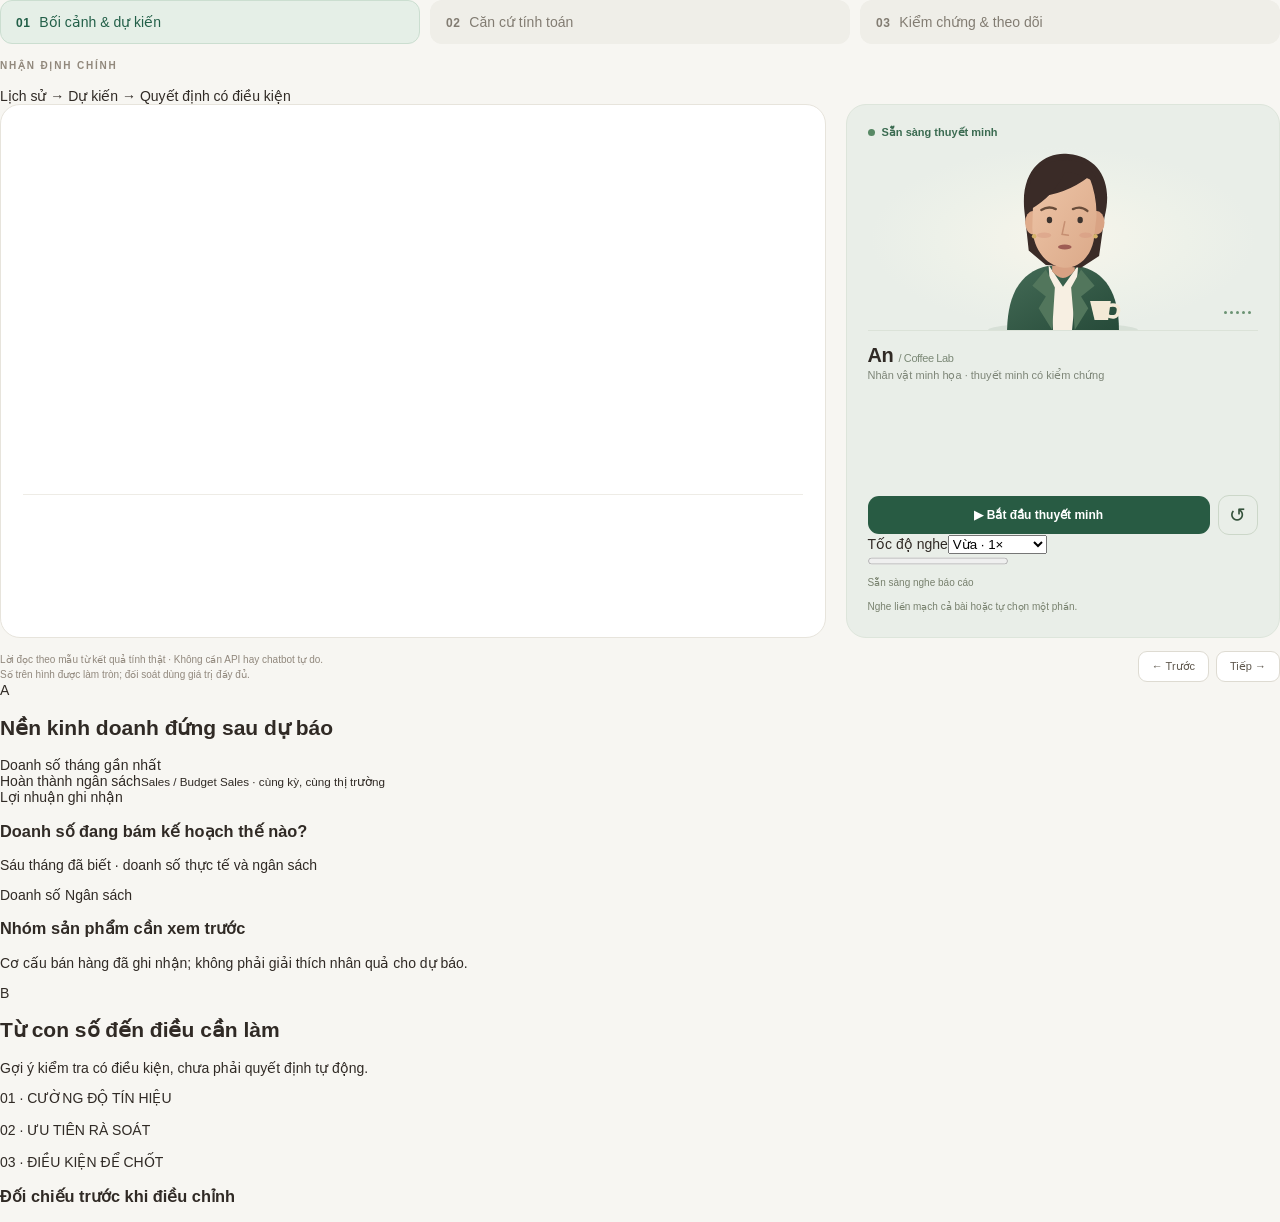
<file: apps/forecast_demo/presenter.html>
<!doctype html>
<html lang="vi">
<head><meta charset="utf-8"><meta name="viewport" content="width=device-width,initial-scale=1">
<style>
*{box-sizing:border-box}body{margin:0;color:#302a25;font:14px 'Segoe UI',Arial,sans-serif;background:#f7f6f2}button{font:inherit;cursor:pointer}button:disabled{opacity:.4;cursor:default}.steps{display:flex;gap:10px;margin:0 0 16px}.step{flex:1;text-align:left;background:#efeee8;border:1px solid transparent;border-radius:12px;padding:13px 15px;color:#827c72;transition:all .2s}.step strong{font-size:12px;letter-spacing:.5px;margin-right:9px}.step.active{background:#e5efe7;color:#225f48;border-color:#cbded0}.step.done{color:#4d735b}.layout{display:grid;grid-template-columns:minmax(0,1.9fr) minmax(280px,1fr);gap:20px}.chart-card{background:white;border:1px solid #e7e4dc;border-radius:20px;padding:24px 22px 18px;min-width:0}.eyebrow{font-size:10px;font-weight:700;letter-spacing:1.8px;color:#91887c;text-transform:uppercase}.chart-card h2{font-size:23px;line-height:1.25;letter-spacing:-.6px;margin:9px 0 4px;font-weight:650}.chart-sub{color:#827b71;font-size:12px;min-height:20px;line-height:1.5}#chart{height:333px;margin:3px -6px 0}.insight{border-top:1px solid #eeece6;padding-top:13px;line-height:1.6;color:#5d574e;min-height:58px;font-size:12px}.presenter{position:relative;border-radius:20px;background:#e9eee8;border:1px solid #dde5db;padding:21px;display:flex;flex-direction:column;overflow:hidden}.presence{display:flex;align-items:center;gap:7px;font-size:11px;color:#3b6b51;font-weight:600}.dot{width:7px;height:7px;flex:0 0 7px;border-radius:50%;background:#588965}.portrait{height:185px;position:relative;display:flex;justify-content:center;align-items:end;margin:7px 0 0;background:radial-gradient(ellipse at center,#f7f5eb 0%,#edf1e9 45%,transparent 70%);border-bottom:1px solid #dbe2d8}.portrait svg{height:185px;width:210px}.speaker-name{font-size:20px;margin:13px 0 2px;font-weight:650;letter-spacing:-.4px}.speaker-role{color:#7d8577;font-size:11px}.caption{font-size:12px;color:#4d584b;line-height:1.8;margin-top:13px;max-height:115px;overflow:auto;scrollbar-width:thin;flex:1;min-height:86px}.transport{display:flex;gap:8px;align-items:center;margin-top:14px}.primary{border:none;color:#fff;background:#285b43;border-radius:11px;padding:12px 14px;font-size:12px;font-weight:600;flex:1}.primary:hover{background:#1d4935}.round{border:1px solid #ccd7c9;background:transparent;border-radius:11px;width:40px;height:40px;color:#35523b;font-size:20px}.play-state{font-size:10px;color:#78816e;margin-top:9px;min-height:15px}.foot{display:flex;align-items:center;justify-content:space-between;margin-top:13px;gap:12px}.foot-note{font-size:10px;line-height:1.5;color:#91887d}.nav{display:flex;gap:7px;flex-shrink:0}.nav button{background:#fff;border:1px solid #dedbd2;border-radius:9px;padding:8px 13px;color:#5f584e;font-size:11px}.reveal{margin-top:10px;display:none}.reveal button{background:#fbf6ec;border:1px solid #ead7ad;color:#8b6428;padding:9px 13px;border-radius:9px;font-size:11px}.actual{margin-top:9px;background:#fbf7ef;border-radius:10px;padding:12px;font-size:12px;line-height:1.7;color:#775a30}.speaking .dot{animation:pulse .9s infinite}.speaking #mouth{animation:talk .28s infinite alternate;transform-box:fill-box;transform-origin:center}.eyes{transform-box:fill-box;transform-origin:center;animation:blink 5s infinite}.wave{display:flex;gap:3px;height:15px;align-items:center;position:absolute;bottom:10px;right:7px}.wave span{display:block;background:#6b9373;width:3px;height:3px;border-radius:2px}.speaking .wave span{animation:wave .6s infinite alternate}.wave span:nth-child(2){animation-delay:.15s}.wave span:nth-child(3){animation-delay:.3s}.wave span:nth-child(4){animation-delay:.05s}.wave span:nth-child(5){animation-delay:.25s}@keyframes talk{from{transform:scaleY(.65)}to{transform:scaleY(2.3)}}@keyframes blink{0%,43%,47%,100%{transform:scaleY(1)}45%{transform:scaleY(.08)}}@keyframes pulse{50%{box-shadow:0 0 0 4px #58896522}}@keyframes wave{to{height:15px}}@media(max-width:850px){.layout{grid-template-columns:1fr}.presenter{min-height:490px}.step{font-size:11px;padding:10px}.chart-card{padding:18px 14px}.foot{align-items:flex-start}.portrait{height:160px}.portrait svg{height:160px}}
</style><style>__REPORT_CSS__</style>
<script>__PLOTLY_JS__</script></head>
<body>
<div class="steps" role="tablist" aria-label="Ba phần thuyết minh">
 <button class="step active" data-stage="0" role="tab"><strong>01</strong>Bối cảnh & dự kiến</button>
 <button class="step" data-stage="1" role="tab"><strong>02</strong>Căn cứ tính toán</button>
 <button class="step" data-stage="2" role="tab"><strong>03</strong>Kiểm chứng & theo dõi</button>
</div>
<section class="brief"><div><div class="eyebrow">NHẬN ĐỊNH CHÍNH</div><h2 id="brief-title"></h2><p id="brief-text"></p></div><div class="brief-badge">Lịch sử → Dự kiến → Quyết định có điều kiện</div></section>
<div class="layout">
 <section class="chart-card">
  <div class="eyebrow" id="eyebrow"></div><h2 id="chart-title"></h2>
  <div class="chart-sub" id="chart-sub"></div><div id="chart" role="img" aria-label="Biểu đồ dự báo"></div>
  <div id="formula" class="formula" hidden></div>
  <div class="insight" id="insight"></div>
  <div class="reveal" id="reveal"><button id="reveal-button">Mở số thực tế để đối chiếu ↗</button><div id="actual"></div></div>
 </section>
 <aside class="presenter" id="presenter">
  <div class="presence"><span class="dot"></span><span id="presence-text">Sẵn sàng thuyết minh</span></div>
  <div class="portrait">
   <svg viewBox="0 0 220 205" xmlns="http://www.w3.org/2000/svg" aria-label="An, nhân vật minh họa" role="img">
    <defs><linearGradient id="coat" x1="0" y1="0" x2="1" y2="1"><stop stop-color="#446b56"/><stop offset="1" stop-color="#264a39"/></linearGradient><linearGradient id="skin" x1="0" y1="0" x2="1" y2="1"><stop stop-color="#edc4a6"/><stop offset="1" stop-color="#dba989"/></linearGradient></defs>
    <ellipse cx="110" cy="205" rx="83" ry="8" fill="#31583d18"/>
    <path d="M48 205c1-43 17-65 45-71h34c30 6 45 30 45 71" fill="url(#coat)"/>
    <path d="M94 133l16 24 17-24-7 72H99z" fill="#f7efe2"/>
    <path d="M91 138l-15 18 15 12-8 13 15 24 3-47zM130 138l15 18-15 12 8 13-15 24-4-47z" fill="#52765c"/>
    <path d="M98 118v22q12 15 25-1v-22" fill="#d8a183"/>
    <path d="M67 71c-4-47 26-64 49-61 34 3 50 32 40 70l-6 43-20 13-39-3-19-16z" fill="#3a2b27"/>
    <ellipse cx="77" cy="86" rx="9" ry="13" fill="#dfac8c"/><ellipse cx="147" cy="86" rx="9" ry="13" fill="#d9a384"/>
    <path d="M77 58q35-2 62-23 9 23 8 45l-3 26c-5 22-20 31-33 30-21-2-34-22-35-44z" fill="url(#skin)"/>
    <path d="M73 72q-8-55 40-55 28-1 36 26-24-13-37-13-12 27-39 42z" fill="#3a2b27"/>
    <path d="M86 72q8-5 16-1M121 71q9-4 16 2" fill="none" stroke="#684c3a" stroke-width="2.7" stroke-linecap="round"/>
    <g class="eyes"><ellipse cx="95" cy="83" rx="3" ry="3.6" fill="#3c332e"/><ellipse cx="129" cy="83" rx="3" ry="3.6" fill="#3c332e"/></g>
    <path d="M112 85l-3 14 7 1" fill="none" stroke="#c68f72" stroke-width="1.7" stroke-linecap="round"/>
    <ellipse id="mouth" cx="112" cy="113" rx="7.5" ry="2.7" fill="#9f5c54"/>
    <ellipse cx="89" cy="100" rx="8" ry="3" fill="#d2927c" opacity=".4"/><ellipse cx="135" cy="100" rx="7" ry="3" fill="#d2927c" opacity=".4"/>
    <circle cx="78" cy="101" r="2.5" fill="#d5b36a"/><circle cx="146" cy="101" r="2.5" fill="#d5b36a"/>
    <path d="M145 194h15l3-21h-23z" fill="#f3e9d6"/><path d="M160 178q14-3 11 8-2 7-12 3" fill="none" stroke="#f3e9d6" stroke-width="4"/>
   </svg>
   <div class="wave" aria-hidden="true"><span></span><span></span><span></span><span></span><span></span></div>
  </div>
  <div class="speaker-name">An <span style="font-size:11px;font-weight:400;color:#7b8876">/ Coffee Lab</span></div>
  <div class="speaker-role">Nhân vật minh họa · thuyết minh có kiểm chứng</div>
  <div class="caption" id="caption" aria-live="polite"></div>
  <div class="transport"><button class="primary" id="play">▶ Bắt đầu thuyết minh</button><button class="round" id="replay" title="Phát lại phần này" aria-label="Phát lại phần này">↺</button></div>
  <div class="voice-options"><label for="speed">Tốc độ nghe</label><select id="speed"><option value="0.9">Chậm · 0,9×</option><option value="1" selected>Vừa · 1×</option><option value="1.1">Nhanh · 1,1×</option></select></div>
  <progress id="audio-progress" value="0" max="100" aria-label="Tiến độ thuyết minh"></progress><div id="audio-time" class="play-state">Sẵn sàng nghe báo cáo</div>
  <div class="play-state" id="play-state">Nghe liền mạch cả bài hoặc tự chọn một phần.</div>
 </aside>
</div>
<div class="foot"><div class="foot-note">Lời đọc theo mẫu từ kết quả tính thật · Không cần API hay chatbot tự do.<br>Số trên hình được làm tròn; đối soát dùng giá trị đầy đủ.</div><div class="nav"><button id="prev">← Trước</button><button id="next">Tiếp →</button></div></div>
<section class="report-section research-section" id="research-section" hidden>
 <div class="section-heading"><span class="section-no">R</span><div><h2>Vì sao nhóm giữ phương pháp này?</h2><p id="research-summary"></p></div></div>
 <div class="evidence-card"><h3>Bảy cấu hình, cùng 24 dự báo validation</h3><p>Màu xanh là cấu hình được chọn; MAE thấp hơn tốt hơn. Vòng mở rộng sử dụng test đã được xem trước.</p><div id="research-chart" role="img" aria-label="Xếp hạng bảy cấu hình trên validation"></div></div>
</section>
<section class="report-section">
 <div class="section-heading"><span class="section-no">A</span><div><h2>Nền kinh doanh đứng sau dự báo</h2><p id="context-period"></p></div></div>
 <div class="context-kpis"><div><span>Doanh số tháng gần nhất</span><strong id="known-sales"></strong><small id="known-change"></small></div><div><span>Hoàn thành ngân sách</span><strong id="known-budget"></strong><small>Sales / Budget Sales · cùng kỳ, cùng thị trường</small></div><div><span>Lợi nhuận ghi nhận</span><strong id="known-profit"></strong><small id="known-margin"></small></div></div>
 <div class="evidence-grid"><article class="evidence-card"><h3>Doanh số đang bám kế hoạch thế nào?</h3><p>Sáu tháng đã biết · doanh số thực tế và ngân sách</p><div id="budget-chart" aria-label="Doanh số và ngân sách sáu tháng"></div><div class="legend"><i class="blue"></i>Doanh số <i class="gold"></i>Ngân sách</div></article><article class="evidence-card"><h3>Nhóm sản phẩm cần xem trước</h3><p id="product-period"></p><div id="product-chart" aria-label="Năm sản phẩm doanh số cao nhất"></div><p class="data-note">Cơ cấu bán hàng đã ghi nhận; không phải giải thích nhân quả cho dự báo.</p></article></div>
</section>
<section class="report-section decision-section"><div class="section-heading"><span class="section-no">B</span><div><h2>Từ con số đến điều cần làm</h2><p>Gợi ý kiểm tra có điều kiện, chưa phải quyết định tự động.</p></div></div><div class="decision-grid"><article><span>01 · CƯỜNG ĐỘ TÍN HIỆU</span><h3 id="signal-title"></h3><p id="signal-text"></p></article><article><span>02 · ƯU TIÊN RÀ SOÁT</span><h3 id="priority-title"></h3><p id="priority-text"></p></article><article><span>03 · ĐIỀU KIỆN ĐỂ CHỐT</span><h3>Đối chiếu trước khi điều chỉnh</h3><p id="decision-text"></p></article></div></section>
<script>
const D=__DATA_JSON__, C=D.case, E=C.explanation;
const fmt=(x,n=1)=>new Intl.NumberFormat('vi-VN',{maximumFractionDigits:n}).format(x);
const month=s=>s.slice(5,7)+'/'+s.slice(0,4);
const $=id=>document.getElementById(id);
let stage=0,playing=false,finished=false;
const player=new Audio();player.preload='auto';
const titles=['Từ kết quả đã biết, nhìn sang tháng tới.','Vì sao mô hình đưa ra con số này?','Tín hiệu này đủ mạnh để đổi kế hoạch chưa?'];
const layoutBase={paper_bgcolor:'transparent',plot_bgcolor:'transparent',font:{family:'Times New Roman, Times, serif',color:'#304862',size:17},margin:{l:74,r:28,t:35,b:52},height:370,showlegend:false,xaxis:{showgrid:false,zeroline:false,linecolor:'#b7c7d8',tickfont:{size:16}},yaxis:{gridcolor:'#e4eaf1',zeroline:false,tickfont:{size:16},title:{text:'Sales · đơn vị nguồn',font:{size:16}},fixedrange:false}};
const config={displayModeBar:false,responsive:true,locale:'en'};
function draw(){
 let traces,layout=JSON.parse(JSON.stringify(layoutBase));
 const story=C.story;
 $('formula').hidden=true;$('formula').textContent='';
 $('eyebrow').textContent=`PHẦN 0${stage+1} / 03 · ${C.market.toUpperCase()}`;
 $('chart-title').textContent=titles[stage];
 $('caption').textContent=C.chapters[stage].text;
 $('audio-progress').value=0;$('audio-time').textContent=`Phần ${stage+1} / 3 · ${C.chapters[stage].title||''}`;
 $('prev').disabled=stage===0;$('next').disabled=stage===2;
 document.querySelectorAll('.step').forEach((b,i)=>{b.classList.toggle('active',i===stage);b.classList.toggle('done',i<stage);b.setAttribute('aria-selected',i===stage?'true':'false')});
 $('reveal').style.display=stage===2?'block':'none';
 if(stage===0){
  $('chart-sub').textContent=`Dữ liệu chốt ${month(C.issue_month)} → dự báo ${month(C.forecast_month)} · ${D.methods[C.method]}`;
  const dates=C.history.map(p=>p.month),values=C.history.map(p=>p.sales);
  traces=[{type:'scatter',mode:'lines',x:dates,y:values,line:{color:'#285e93',width:3},fill:'tozeroy',fillcolor:'rgba(40,94,147,.06)',hovertemplate:'%{x|%m/%Y}<br>Sales: %{y:,.1f}<extra>Lịch sử</extra>'},
   {type:'scatter',mode:'lines+markers',x:[dates.at(-1),C.forecast_month],y:[values.at(-1),C.prediction],line:{color:'#ce8b40',width:2.6,dash:'dot'},marker:{size:[0,12],color:'#ce8b40',line:{color:'white',width:3}},hovertemplate:'%{x|%m/%Y}<br>%{y:,.1f}<extra>Dự báo</extra>'}];
  layout.xaxis.type='date';layout.xaxis.tickformat='%m/%y';layout.xaxis.nticks=7;
  const all=[...values,C.prediction],lo=Math.min(...all),hi=Math.max(...all),pad=Math.max(150,(hi-lo)*.23);
  layout.yaxis.range=[Math.max(0,lo-pad),hi+pad];
  layout.annotations=[{x:C.forecast_month,y:C.prediction,text:fmt(C.prediction),showarrow:true,arrowhead:0,ax:-32,ay:-32,font:{color:'#a8732d',size:13},bgcolor:'#fff8eb',borderpad:5}];
  const change=C.prediction-C.last_actual;
  $('insight').textContent=`Dự báo ${fmt(C.prediction)} ${change>=0?'cao':'thấp'} hơn tháng vừa kết thúc ${fmt(Math.abs(change))} đơn vị. Đây là điểm dự báo, chưa phải số thực tế hay một khoảng chắc chắn.`;
 }else if(stage===1 && story && story.inputs.length===3){
  $('chart-title').textContent='Ba tháng nào tạo nên dự báo này?';
  $('chart-sub').textContent='Mỗi tháng có trọng số 1/3 · tổng ba doanh số chia cho ba';
  const inputs=story.inputs;
  traces=[{type:'bar',x:inputs.map(p=>month(p.month)),y:inputs.map(p=>p.sales),marker:{color:['#aac0d6','#638eB5','#285e93']},text:inputs.map(p=>fmt(p.sales)),textposition:'outside',cliponaxis:false,hovertemplate:'%{x}<br>Sales: %{y:,.1f}<extra>Tháng đã biết</extra>'}];
  layout.yaxis.range=[0,Math.max(C.prediction,...inputs.map(p=>p.sales))*1.20];
  layout.shapes=[{type:'line',xref:'paper',x0:0,x1:1,y0:C.prediction,y1:C.prediction,line:{color:'#b47b25',width:3,dash:'dash'}}];
  layout.annotations=[{xref:'paper',yref:'paper',x:0,y:1.10,text:'Đường vàng · trung bình: '+fmt(C.prediction),showarrow:false,xanchor:'left',font:{size:15,color:'#805415'},bgcolor:'#fff8eb'}];
  $('formula').hidden=false;$('formula').textContent=story.formula;
  $('insight').textContent='Ba giá trị này đều có trước tháng dự báo. Đường vàng là trung bình; công thức khớp dự báo. Đây là cơ chế tính toán, chưa giải thích nguyên nhân kinh doanh.';
 }else if(stage===1){
  $('chart-sub').textContent='Mức nền + đóng góp của ba độ trễ = dự báo · So với bộ lag trung bình trong train';
  const f=E.features,levels=[E.base_value];f.forEach(v=>levels.push(levels.at(-1)+v.contribution));
  traces=[{type:'waterfall',orientation:'v',measure:['absolute','relative','relative','relative','total'],x:['Mức nền',...f.map(v=>month(v.month)),'Dự báo'],y:[E.base_value,...f.map(v=>v.contribution),0],text:[fmt(E.base_value),...f.map(v=>(v.contribution>=0?'+':'−')+fmt(Math.abs(v.contribution))),fmt(C.prediction)],textposition:'outside',textfont:{size:17},cliponaxis:false,connector:{line:{color:'#8095ad',width:1.2}},increasing:{marker:{color:'#287568'}},decreasing:{marker:{color:'#b04d44'}},totals:{marker:{color:'#bd8629'}},hovertemplate:'%{x}<br>%{text}<extra>Đóng góp mô hình</extra>'}];
  const lo=Math.min(...levels),hi=Math.max(...levels),pad=Math.max(150,(hi-lo)*.40);
  layout.yaxis.range=[lo-pad,hi+pad];layout.yaxis.title.text='Mức cộng dồn · đơn vị Sales';layout.margin.t=36;
  $('insight').textContent=`Tổng phần đóng góp khớp dự báo với sai lệch ${E.reconstruction_error.toExponential(1)}. Trục tung thu hẹp để đọc mức cộng dồn. Các tháng có tương quan; đây không phải bằng chứng về nguyên nhân kinh doanh.`;
 }else{
  if(story){
   const h=story.validation_history;
   $('chart-title').textContent='Nhìn lại sáu lần dự báo đã kiểm chứng';
   $('chart-sub').textContent=`Validation 04–09/2013 tại ${C.market} · 6 lần dự báo · bằng chứng có trước tháng đích`;
   traces=[{type:'scatter',mode:'lines+markers',x:h.map(p=>p.month),y:h.map(p=>p.actual),line:{color:'#244e7a',width:3},name:'Thực tế validation'},
           {type:'scatter',mode:'lines+markers',x:h.map(p=>p.month),y:h.map(p=>p.prediction),line:{color:'#207f83',width:2.5,dash:'dash'},name:'Dự báo validation'}];
   layout.xaxis.type='date';layout.xaxis.tickformat='%m/%y';layout.xaxis.nticks=6;
   layout.showlegend=true;layout.legend={orientation:'h',x:.5,xanchor:'center',y:1.16,font:{size:14}};
   const values=h.flatMap(p=>[p.actual,p.prediction]),low=Math.min(...values),high=Math.max(...values),padding=Math.max(100,(high-low)*.18);
   layout.yaxis.range=[Math.max(0,low-padding),high+padding];
   $('insight').textContent=`MAE tại ${C.market}: ${fmt(C.validation_market.MAE,2)} trên 6 lần dự báo. Phương pháp chọn chung: ${D.methods[D.selected_method]}. Sai số lịch sử không phải giới hạn sai số tháng tới. Số thực tế của tháng đích chỉ hiện khi bạn bấm mở bên dưới.`;
  }else{
  $('chart-sub').textContent=`MAE validation tại ${C.market} · 04–09/2013 · 6 dự báo/phương pháp · Thấp hơn là tốt hơn`;
  const list=C.market_comparison;
  traces=[{type:'bar',x:list.map(v=>D.methods[v.method].replace(' · 3 độ trễ','')),y:list.map(v=>v.MAE),marker:{color:list.map(v=>v.method===C.method?'#397358':'#dddace'),cornerradius:6},text:list.map(v=>fmt(v.MAE,2)),textposition:'outside',cliponaxis:false,hovertemplate:'%{x}<br>MAE: %{y:,.2f}<extra>Validation</extra>'}];
  layout.yaxis.title.text='MAE · đơn vị Sales';layout.yaxis.range=[0,Math.max(...list.map(v=>v.MAE))*1.25];
  const delta=Math.abs(C.prediction-C.last_actual),mae=C.validation_market.MAE;
  $('insight').textContent=`Biến động dự kiến ${fmt(delta)} ${delta<=mae?'nhỏ hơn hoặc bằng':'lớn hơn'} sai số trung bình lịch sử ${fmt(mae)}. ${delta<=mae?'Chưa nên phản ứng mạnh với tín hiệu này.':'Cần đối chiếu thêm trước khi đổi kế hoạch.'} Phương pháp chọn cho toàn chuỗi: ${D.methods[D.selected_method]}. MAE không phải khoảng dự báo 95%.`;
  }
  $('reveal-button').disabled=C.actual===null;
  $('reveal-button').textContent=C.actual===null?'Chưa có actual tháng '+month(C.forecast_month):'Mở số thực tế '+month(C.forecast_month)+' để đối chiếu ↗';
 }
 Plotly.react('chart',traces,layout,config);
}
function state(on){playing=on;$('presenter').classList.toggle('speaking',on);$('presence-text').textContent=on?'Đang thuyết minh · phần '+(stage+1):'Sẵn sàng thuyết minh';$('play').textContent=on?'Ⅱ Tạm dừng':finished?'↺ Nghe lại từ đầu':'▶ '+(player.currentTime>0?'Tiếp tục':'Bắt đầu thuyết minh')}
function pause(){player.pause();state(false)}
function play(){
 if(!D.audio[stage]){$('play-state').textContent='Chưa có giọng đọc cho phần này. Bạn vẫn xem đủ phụ đề và biểu đồ.';state(false);return}
 if(!player.src||!player.src.endsWith(D.audio[stage]))player.src=D.audio[stage];
 $('play-state').textContent='Giọng tiếng Việt · có ngắt câu và nghỉ giữa các ý';
 player.play().then(()=>state(true)).catch(()=>{$('play-state').textContent='Trình duyệt chưa phát được âm thanh. Bấm nút để thử lại.';state(false)});
}
function setStage(next,autoplay=false){pause();stage=next;finished=false;player.removeAttribute('src');player.load();player.currentTime=0;draw();if(autoplay)play();else state(false)}
player.addEventListener('ended',()=>{state(false);if(stage<2)setStage(stage+1,true);else{finished=true;$('play-state').textContent='Đã hết báo cáo. Xem phần ưu tiên rà soát bên dưới hoặc mở kết quả thực tế.';state(false)}});
player.addEventListener('error',()=>{state(false);$('play-state').textContent='Âm thanh chưa sẵn sàng; phụ đề vẫn được giữ nguyên.'});
player.addEventListener('timeupdate',()=>{const total=Number.isFinite(player.duration)?player.duration:C.chapters[stage].audio_seconds||0;$('audio-progress').value=total>0?player.currentTime/total*100:0;$('audio-time').textContent=`Phần ${stage+1} / 3 · ${Math.floor(player.currentTime)} / ${Math.ceil(total)} giây`});
$('play').onclick=()=>{if(playing)pause();else if(finished)setStage(0,true);else play()};
$('replay').onclick=()=>setStage(stage,true);
$('speed').onchange=event=>{player.playbackRate=Number(event.target.value)};
$('prev').onclick=()=>setStage(Math.max(0,stage-1),playing);
$('next').onclick=()=>setStage(Math.min(2,stage+1),playing);
document.querySelectorAll('.step').forEach(button=>button.onclick=()=>setStage(Number(button.dataset.stage),playing));
$('reveal-button').onclick=()=>{if(C.actual===null)return;const difference=C.prediction-C.actual;$('actual').className='actual';$('actual').textContent=`Actual: ${fmt(C.actual)} · Sai số tuyệt đối: ${fmt(Math.abs(difference))} đơn vị. Dự báo ${difference>=0?'cao':'thấp'} hơn actual ${fmt(Math.abs(difference))}. Số actual này không được dùng để fit dự báo của tháng đích.`};
function report(){
 const r=C.report;if(!r)return;
 const delta=C.prediction-C.last_actual,pct=C.last_actual?delta/C.last_actual*100:null;
 const change=`${delta>=0?'tăng':'giảm'} ${fmt(Math.abs(delta))}`;
 $('brief-title').textContent=`${C.market} · Tháng ${month(C.forecast_month)} dự kiến ${change}${pct===null?'':` (${fmt(Math.abs(pct))}%)`}`;
 $('brief-text').textContent=`Dự báo ${fmt(C.prediction)} từ nền doanh số ${fmt(C.last_actual)}. Đọc cùng tình hình ngân sách, lợi nhuận và sai số lịch sử; các bằng chứng bên dưới luôn giữ nguyên phạm vi bạn đã chọn.`;
 $('context-period').textContent=`Dữ liệu kinh doanh đã biết đến ${month(r.known_through)} · ${C.market} · Đơn vị nguồn, chưa xác định đơn vị tiền tệ.`;
 $('known-sales').textContent=fmt(r.latest_sales);
 $('known-change').textContent=`${r.last_change>=0?'+':'−'}${fmt(Math.abs(r.last_change))} so với tháng trước`;
 $('known-budget').textContent=r.budget_ratio===null?'Chưa có mẫu số':fmt(r.budget_ratio*100)+'%';
 $('known-profit').textContent=fmt(r.latest_profit);
 $('known-margin').textContent=r.profit_ratio===null?'Không tính được tỷ suất':`Profit / Sales: ${fmt(r.profit_ratio*100)}%`;
 $('product-period').textContent=`Top 5 theo Sales · tháng ${month(r.known_through)} · ${C.market}`;
 let layout=JSON.parse(JSON.stringify(layoutBase));layout.height=275;layout.margin={l:72,r:20,t:20,b:45};layout.yaxis.title.text='Sales';
 Plotly.react('budget-chart',[{type:'bar',x:r.recent.map(p=>month(p.month)),y:r.recent.map(p=>p.sales),marker:{color:'#285e93'},name:'Doanh số'},{type:'scatter',mode:'lines+markers',x:r.recent.map(p=>month(p.month)),y:r.recent.map(p=>p.budget),line:{color:'#a67115',width:3,dash:'dot'},name:'Ngân sách'}],layout,config);
 layout=JSON.parse(JSON.stringify(layoutBase));layout.height=275;layout.margin={l:122,r:65,t:15,b:45};layout.yaxis={autorange:'reversed',tickfont:{size:16}};layout.xaxis.title={text:'Sales · tháng đã biết',font:{size:16}};
 Plotly.react('product-chart',[{type:'bar',orientation:'h',y:r.products.map(p=>p.name),x:r.products.map(p=>p.sales),text:r.products.map(p=>fmt(p.sales,0)),textposition:'outside',cliponaxis:false,marker:{color:'#487ba7'},hovertemplate:'%{y}<br>Sales: %{x:,.1f}<extra></extra>'}],layout,config);
 const mae=C.validation_market.MAE;
 $('signal-title').textContent=Math.abs(delta)<=mae?'Biến động còn nhỏ so với sai số':'Có biến động cần theo dõi';
 $('signal-text').textContent=`Chênh tháng tới: ${fmt(Math.abs(delta))}; MAE lịch sử: ${fmt(mae)} trên 6 kỳ. So sánh này là gợi ý thận trọng, không phải kiểm định thống kê hay xác suất đúng.`;
 $('priority-title').textContent=r.products.length?r.products[0].name:'Kiểm tra cơ cấu bán hàng';
 $('priority-text').textContent=r.products.length?`Sản phẩm dẫn đầu chiếm ${r.products[0].share===null?'chưa rõ':fmt(r.products[0].share*100)+'%'} doanh số tháng đã biết. Rà soát nhóm chủ lực và mức bám ngân sách trước khi điều chỉnh.`:'Đối chiếu nguồn và cơ cấu bán hàng trước khi điều chỉnh.';
 $('decision-text').textContent=`${delta>=0?'Chưa tăng mua hàng chỉ vì dự báo tăng.':'Chưa cắt hàng hay nhân sự chỉ vì dự báo giảm.'} Cần thêm dữ liệu tồn kho khả dụng, nhu cầu theo sản phẩm và kế hoạch khuyến mãi. ${C.actual===null?'Kỳ này chưa có số thực tế.':'Có thể mở số thực tế của kỳ giữ lại trong phần 03.'}`;
 if(D.research){
  const research=D.research,rows=research.leaderboard;
  $('research-section').hidden=false;
  $('research-summary').textContent=`Đã thử ${research.candidate_count} cấu hình. MAE validation của phương pháp chọn: ${fmt(research.validation_mae,2)}. Cải thiện so bước cơ sở: ${fmt(research.gain_vs_previous_pct,2)}%. Đối soát ${research.reconciled_monthly_cells} ô Market–tháng với kho SQLite đã khớp.`;
  const researchLayout=JSON.parse(JSON.stringify(layoutBase));researchLayout.height=355;researchLayout.margin={l:175,r:70,t:15,b:50};researchLayout.yaxis={autorange:'reversed',tickfont:{size:17}};researchLayout.xaxis.title={text:'MAE validation · đơn vị Sales',font:{size:16}};
  Plotly.react('research-chart',[{type:'bar',orientation:'h',y:rows.map(p=>p.Label),x:rows.map(p=>p.MAE),text:rows.map(p=>fmt(p.MAE,2)),textposition:'outside',cliponaxis:false,marker:{color:rows.map(p=>p.Selected?'#207f83':'#a8bfd4')}}],researchLayout,config);
 }
}
window.addEventListener('pagehide',pause);report();draw();
</script></body></html>
</file>
